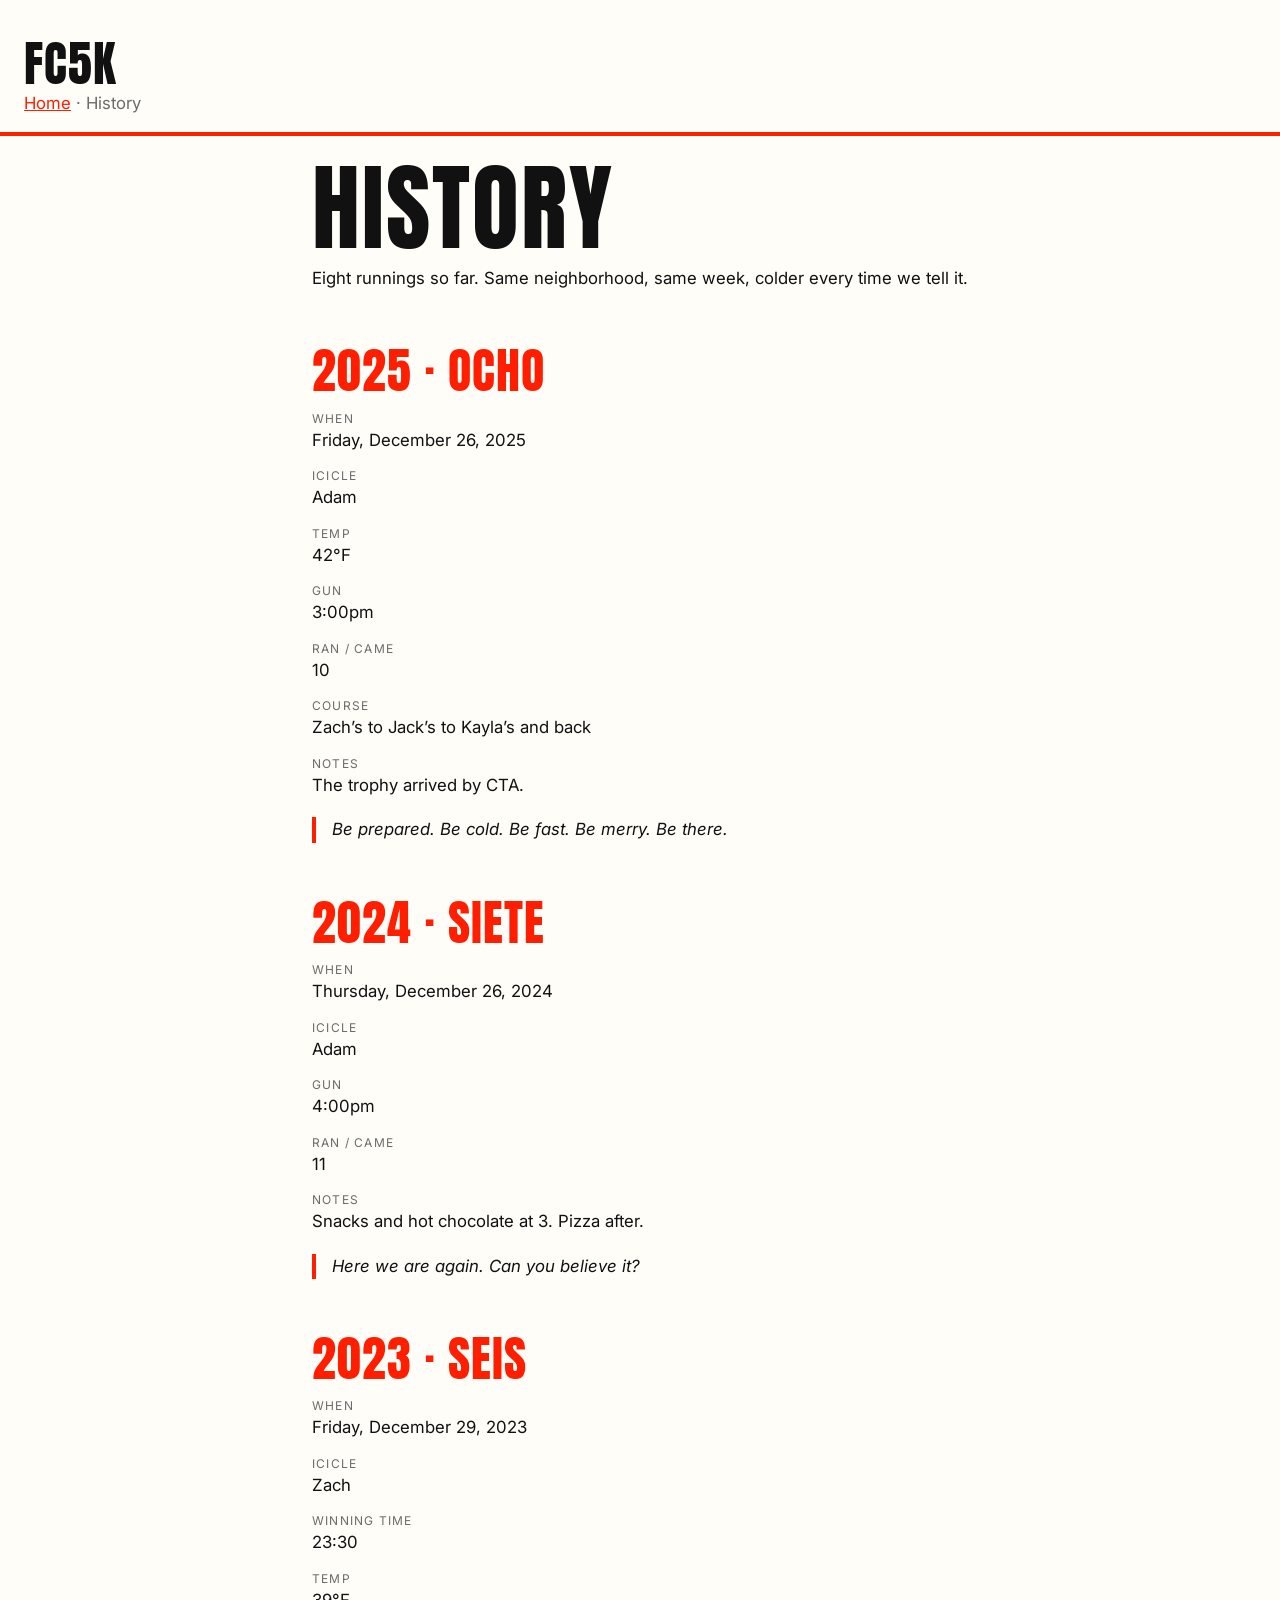
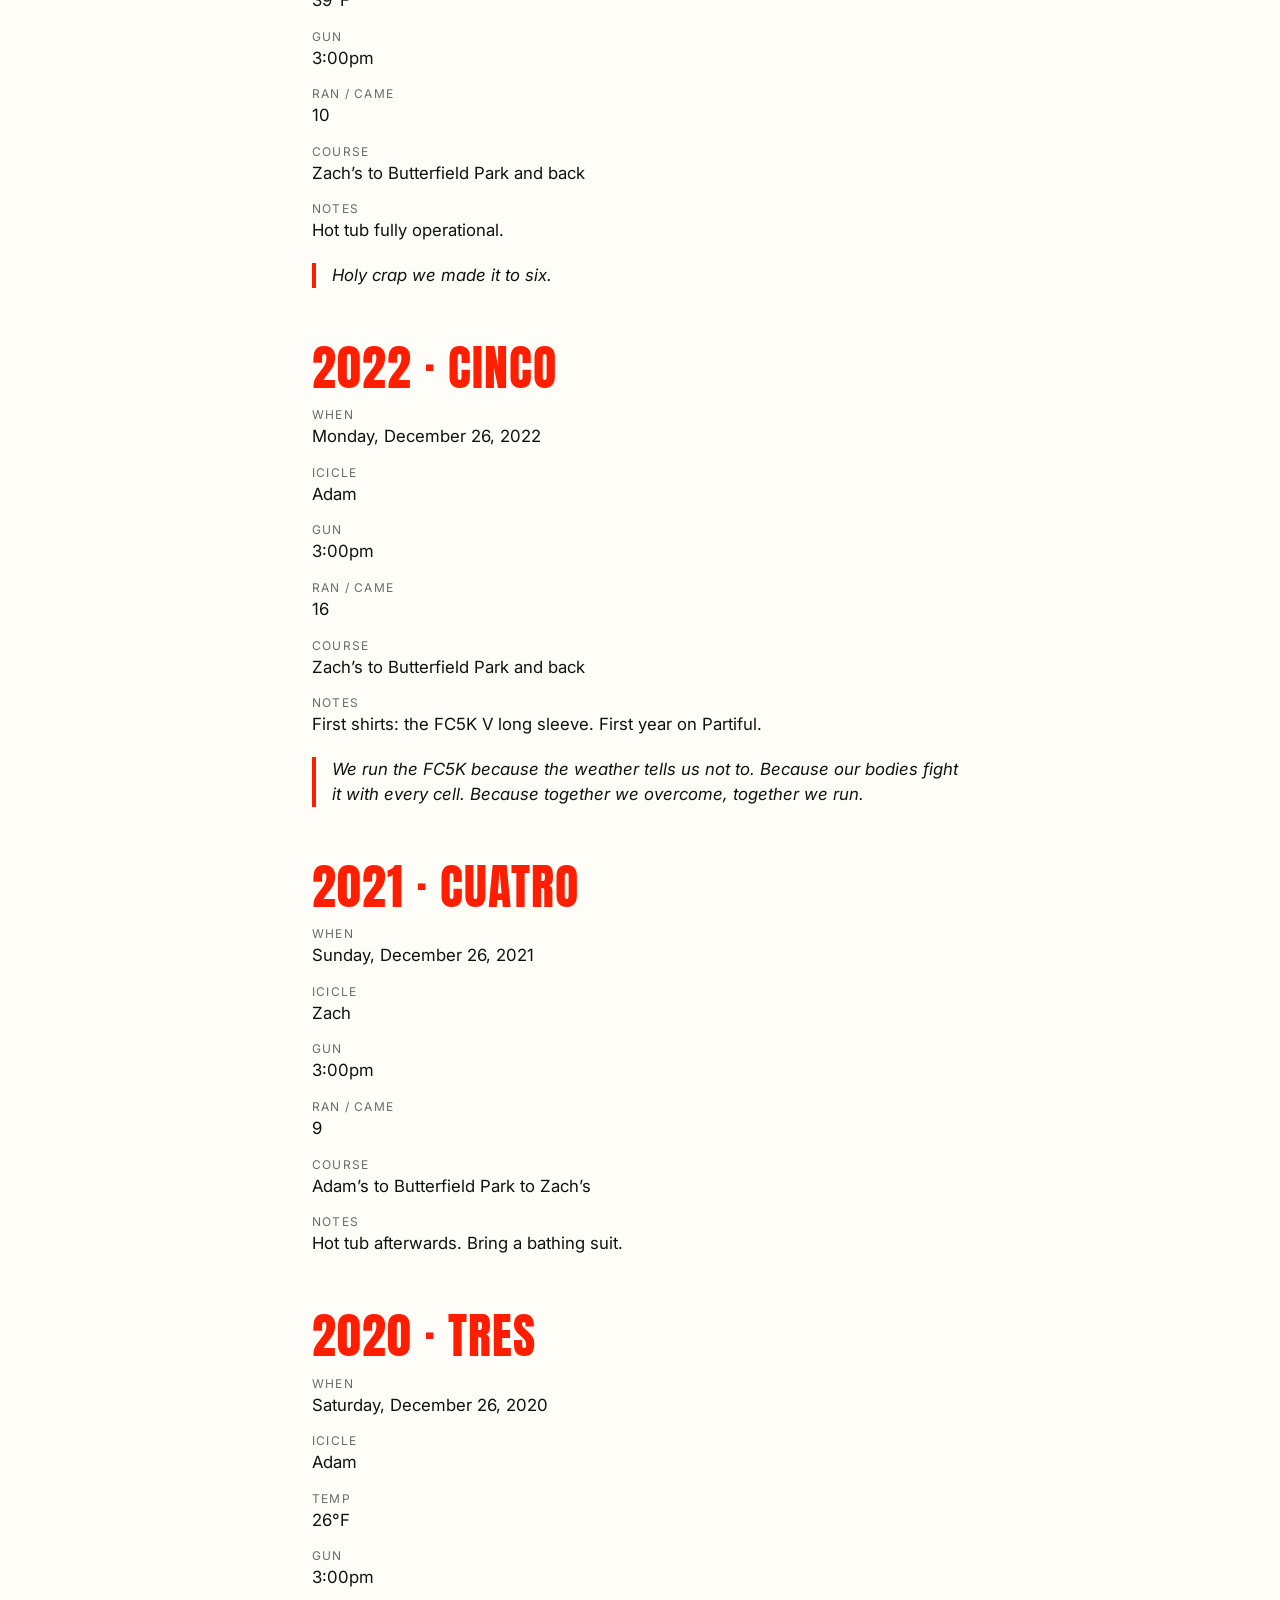
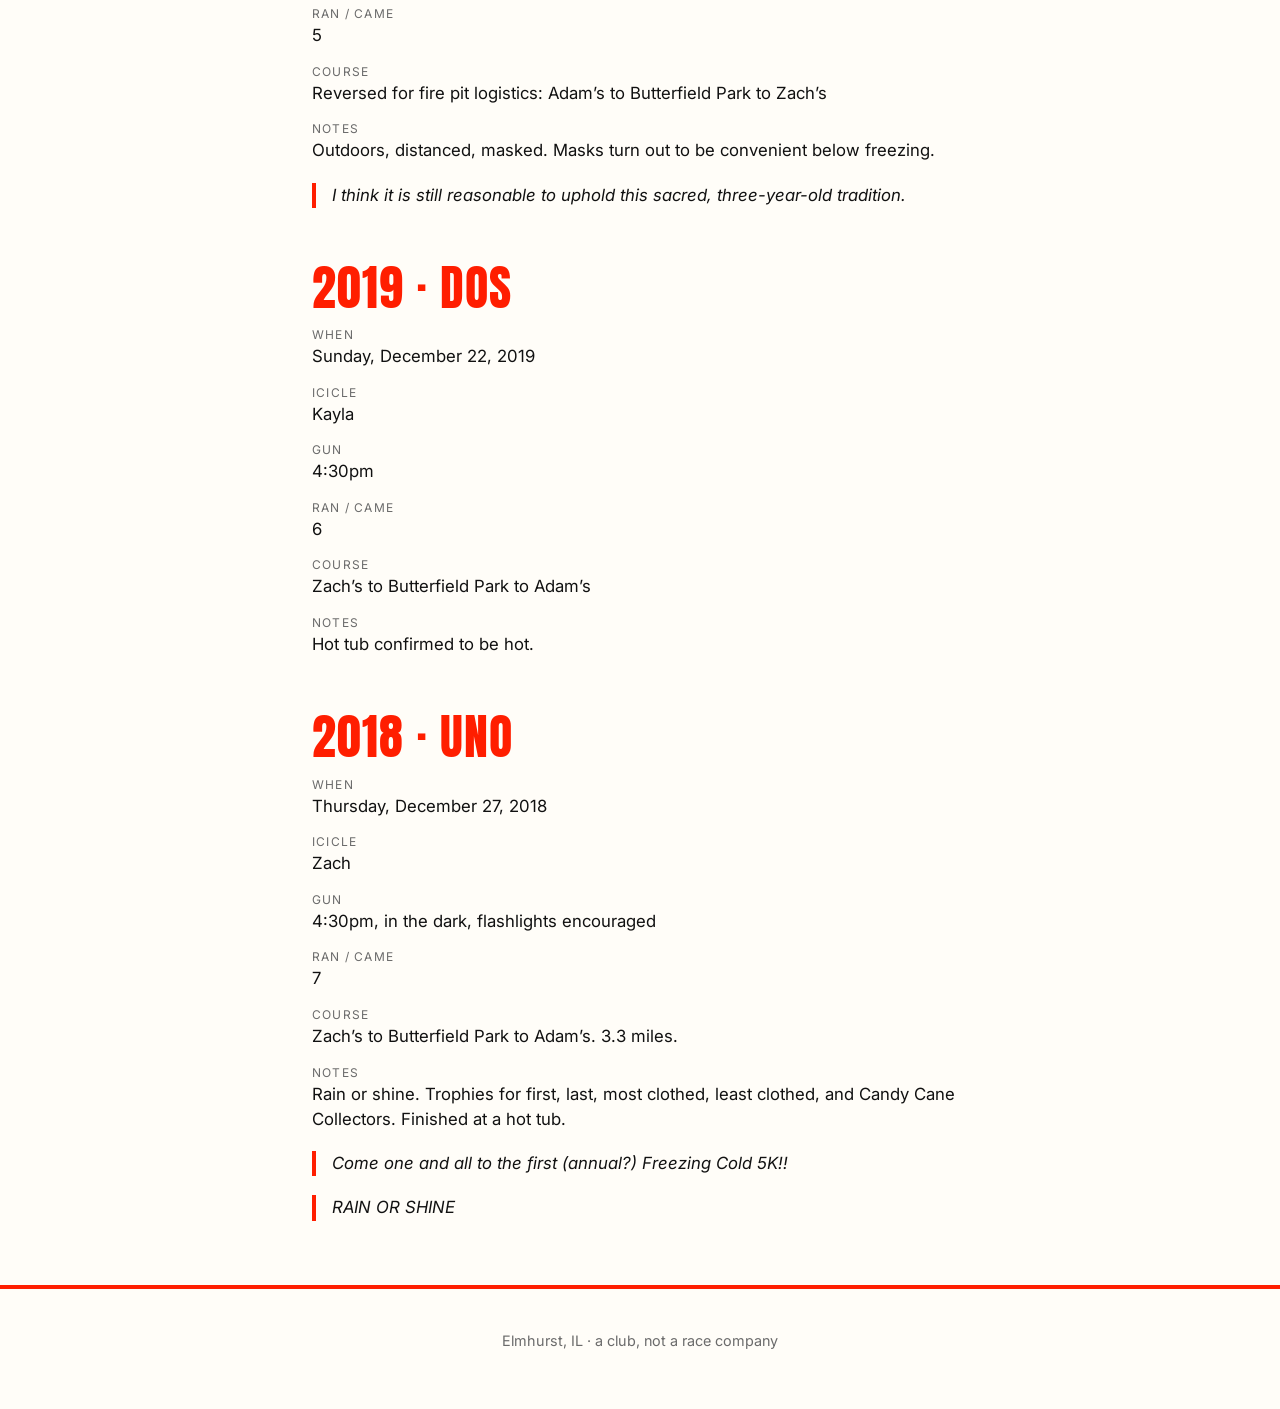
<file: history.html>
<!DOCTYPE html>
<html lang="en"><head><meta charset="utf-8">
<meta name="viewport" content="width=device-width, initial-scale=1">
<title>FC5K — History</title>
<link rel="stylesheet" href="style.css">
</head><body>
<header class="mast"><p class="mark">FC5K</p><p class="edition"><a href="index.html">Home</a> · History</p></header>
<main class="">
<section><h1>History</h1><p>Eight runnings so far. Same neighborhood, same week, colder every time we tell it.</p></section>
<section id="y2025"><h2>2025 · Ocho</h2><dl>
<dt>When</dt><dd>Friday, December 26, 2025</dd>
<dt>Icicle</dt><dd>Adam</dd>
<dt>Temp</dt><dd>42°F</dd>
<dt>Gun</dt><dd>3:00pm</dd>
<dt>Ran / came</dt><dd>10</dd>
<dt>Course</dt><dd>Zach’s to Jack’s to Kayla’s and back</dd>
<dt>Notes</dt><dd>The trophy arrived by CTA.</dd>
</dl>
<blockquote>Be prepared. Be cold. Be fast. Be merry. Be there.</blockquote>
</section>
<section id="y2024"><h2>2024 · Siete</h2><dl>
<dt>When</dt><dd>Thursday, December 26, 2024</dd>
<dt>Icicle</dt><dd>Adam</dd>
<dt>Gun</dt><dd>4:00pm</dd>
<dt>Ran / came</dt><dd>11</dd>
<dt>Notes</dt><dd>Snacks and hot chocolate at 3. Pizza after.</dd>
</dl>
<blockquote>Here we are again. Can you believe it?</blockquote>
</section>
<section id="y2023"><h2>2023 · Seis</h2><dl>
<dt>When</dt><dd>Friday, December 29, 2023</dd>
<dt>Icicle</dt><dd>Zach</dd>
<dt>Winning time</dt><dd>23:30</dd>
<dt>Temp</dt><dd>39°F</dd>
<dt>Gun</dt><dd>3:00pm</dd>
<dt>Ran / came</dt><dd>10</dd>
<dt>Course</dt><dd>Zach’s to Butterfield Park and back</dd>
<dt>Notes</dt><dd>Hot tub fully operational.</dd>
</dl>
<blockquote>Holy crap we made it to six.</blockquote>
</section>
<section id="y2022"><h2>2022 · Cinco</h2><dl>
<dt>When</dt><dd>Monday, December 26, 2022</dd>
<dt>Icicle</dt><dd>Adam</dd>
<dt>Gun</dt><dd>3:00pm</dd>
<dt>Ran / came</dt><dd>16</dd>
<dt>Course</dt><dd>Zach’s to Butterfield Park and back</dd>
<dt>Notes</dt><dd>First shirts: the FC5K V long sleeve. First year on Partiful.</dd>
</dl>
<blockquote>We run the FC5K because the weather tells us not to. Because our bodies fight it with every cell. Because together we overcome, together we run.</blockquote>
</section>
<section id="y2021"><h2>2021 · Cuatro</h2><dl>
<dt>When</dt><dd>Sunday, December 26, 2021</dd>
<dt>Icicle</dt><dd>Zach</dd>
<dt>Gun</dt><dd>3:00pm</dd>
<dt>Ran / came</dt><dd>9</dd>
<dt>Course</dt><dd>Adam’s to Butterfield Park to Zach’s</dd>
<dt>Notes</dt><dd>Hot tub afterwards. Bring a bathing suit.</dd>
</dl>
</section>
<section id="y2020"><h2>2020 · Tres</h2><dl>
<dt>When</dt><dd>Saturday, December 26, 2020</dd>
<dt>Icicle</dt><dd>Adam</dd>
<dt>Temp</dt><dd>26°F</dd>
<dt>Gun</dt><dd>3:00pm</dd>
<dt>Ran / came</dt><dd>5</dd>
<dt>Course</dt><dd>Reversed for fire pit logistics: Adam’s to Butterfield Park to Zach’s</dd>
<dt>Notes</dt><dd>Outdoors, distanced, masked. Masks turn out to be convenient below freezing.</dd>
</dl>
<blockquote>I think it is still reasonable to uphold this sacred, three-year-old tradition.</blockquote>
</section>
<section id="y2019"><h2>2019 · Dos</h2><dl>
<dt>When</dt><dd>Sunday, December 22, 2019</dd>
<dt>Icicle</dt><dd>Kayla</dd>
<dt>Gun</dt><dd>4:30pm</dd>
<dt>Ran / came</dt><dd>6</dd>
<dt>Course</dt><dd>Zach’s to Butterfield Park to Adam’s</dd>
<dt>Notes</dt><dd>Hot tub confirmed to be hot.</dd>
</dl>
</section>
<section id="y2018"><h2>2018 · Uno</h2><dl>
<dt>When</dt><dd>Thursday, December 27, 2018</dd>
<dt>Icicle</dt><dd>Zach</dd>
<dt>Gun</dt><dd>4:30pm, in the dark, flashlights encouraged</dd>
<dt>Ran / came</dt><dd>7</dd>
<dt>Course</dt><dd>Zach’s to Butterfield Park to Adam’s. 3.3 miles.</dd>
<dt>Notes</dt><dd>Rain or shine. Trophies for first, last, most clothed, least clothed, and Candy Cane Collectors. Finished at a hot tub.</dd>
</dl>
<blockquote>Come one and all to the first (annual?) Freezing Cold 5K!!</blockquote>
<blockquote>RAIN OR SHINE</blockquote>
</section>
</main>
<footer><p>Elmhurst, IL · a club, not a race company</p></footer>
</body></html>
</file>
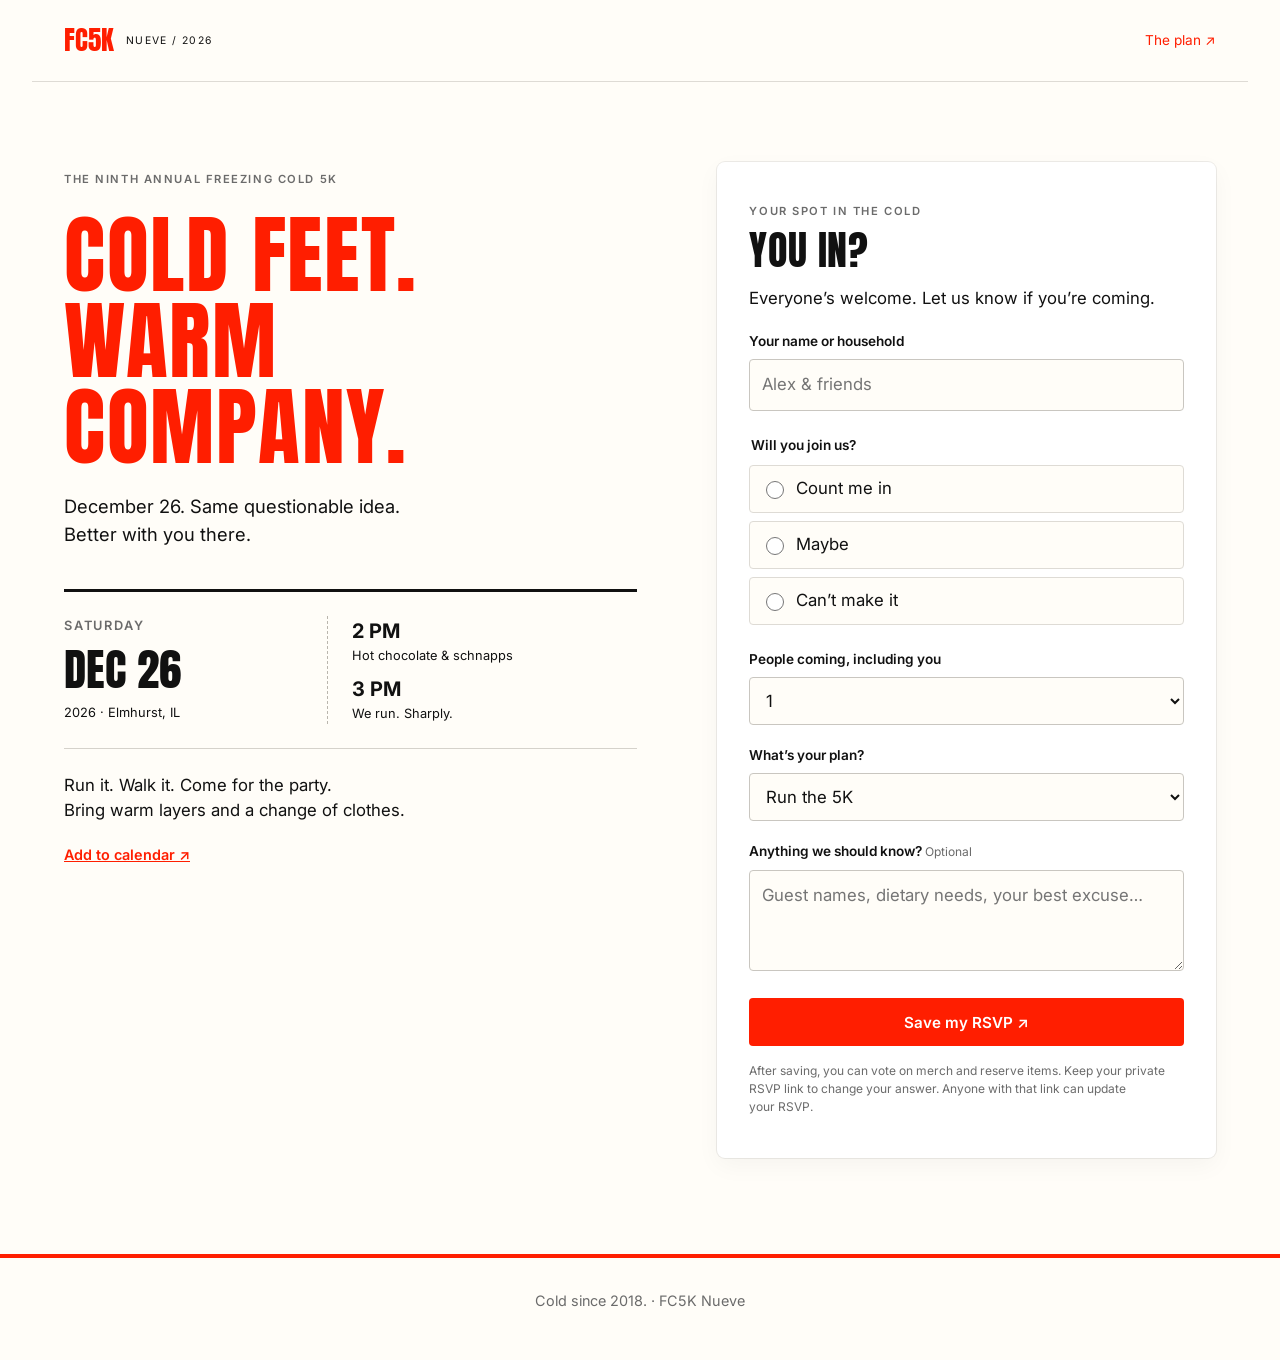
<file: rsvp.html>
<!doctype html>
<html lang="en"><head><meta charset="utf-8"><meta name="viewport" content="width=device-width,initial-scale=1"><meta name="robots" content="noindex"><meta name="referrer" content="no-referrer"><title>Your invite · FC5K Nueve</title><link rel="icon" href="logo.svg"><link rel="stylesheet" href="style.css?v=7"><script src="assets/rsvp.js" defer></script><script src="assets/merch.js" defer></script></head>
<body><nav class="topnav" aria-label="Main"><a class="wordmark" href="/">FC5K <span>NUEVE / 2026</span></a><a href="/">The plan ↗</a></nav>
<main class="invite-layout"><section class="invite-intro"><p class="eyebrow">The ninth annual Freezing Cold 5K</p><h1>Cold feet.<br>Warm company.</h1><p class="lead">December 26. Same questionable idea.<br>Better with you there.</p><div class="event-ticket"><div><span class="eyebrow">Saturday</span><strong>DEC 26</strong><span>2026 · Elmhurst, IL</span></div><div><b>2 PM</b><span>Hot chocolate &amp; schnapps</span><b>3 PM</b><span>We run. Sharply.</span></div></div><p>Run it. Walk it. Come for the party.<br>Bring warm layers and a change of clothes.</p><a class="text-link" href="event.ics" download>Add to calendar ↗</a></section>
<section class="form-card" aria-labelledby="invite-title"><p class="eyebrow">Your spot in the cold</p><h2 id="invite-title">You in?</h2><p id="invite-state" role="status" aria-live="polite">Opening your invitation…</p>
<form id="rsvp-form" hidden><div id="public-name" hidden><label for="rsvp-name">Your name or household</label><input id="rsvp-name" name="name" maxlength="120" autocomplete="name" placeholder="Alex & friends"></div><fieldset><legend>Will you join us?</legend><div class="choices"><label><input type="radio" name="status" value="yes" required> Count me in</label><label><input type="radio" name="status" value="maybe"> Maybe</label><label><input type="radio" name="status" value="no"> Can’t make it</label></div></fieldset>
<div id="attendance"><label for="party-size">People coming, including you</label><select id="party-size" name="party_size"></select><label for="activity">What’s your plan?</label><select id="activity" name="activity"><option value="run">Run the 5K</option><option value="walk">Walk the course</option><option value="party">Come for the party</option></select></div>
<label for="notes">Anything we should know? <span class="optional">Optional</span></label><textarea id="notes" name="notes" rows="3" maxlength="1000" placeholder="Guest names, dietary needs, your best excuse…"></textarea><button class="button" type="submit">Save my RSVP ↗</button><p class="fine">After saving, you can vote on merch and reserve items. Keep your private RSVP link to change your answer. Anyone with that link can update your RSVP.</p></form>
<div id="saved" hidden><div class="success-mark" aria-hidden="true">✓</div><h3>You’re on the list.</h3><p id="saved-summary"></p><label for="edit-link">Your private RSVP link</label><input id="edit-link" readonly><p class="fine">Save this link to change your answer later, including on another device.</p><button type="button" class="small-button" id="copy-link">Copy my link</button><button type="button" class="button secondary" id="edit-rsvp">Change my RSVP</button></div></section></main><section id="merch-panel" class="form-card merch-panel" hidden aria-labelledby="merch-title"><p class="eyebrow">Help pick this year’s merch</p><h2 id="merch-title">What would you wear?</h2><p>Vote for your favorite. Designs, prices, and availability are still being worked out.</p><form id="merch-form"><label for="merch-favorite">Your first choice</label><select id="merch-favorite" name="favorite" required></select><label for="merch-budget">Comfortable budget per item</label><select id="merch-budget" name="budget"></select><h3>Want to reserve something?</h3><p class="fine">Optional, unpaid, and nonbinding. This helps us plan quantities—it is not a confirmed order. We’ll ask you to confirm the final item and price before any purchase. Sizes are provisional until a supplier is chosen.</p><div id="merch-items"></div><button id="add-merch" type="button" class="small-button">Add an item</button><label for="merch-email">Email for merch follow-up <span class="optional">Required only for reservations</span></label><input id="merch-email" name="email" type="email" maxlength="254" autocomplete="email"><p class="fine">Hosts only. Used to follow up about your merch choices.</p><button type="submit" class="button">Save merch choices ↗</button><p class="fine">Use your private RSVP link to edit. Remove items and save to cancel reservations.</p></form><p id="merch-state" role="status" aria-live="polite"></p></section><footer>Cold since 2018. · FC5K Nueve</footer></body></html>
</file>
<file: style.css>
@import url('https://fonts.googleapis.com/css2?family=Anton&family=Inter:wght@400;600&display=swap');

:root {
  --red: #ff1e00;
  --ink: #111;
  --paper: #fffdf8;
  --mute: #6b6b6b;
  --ice: #cfe9f2;
  --bg: var(--paper);
}

* { box-sizing: border-box; }
html, body { margin: 0; padding: 0; }
body {
  background: var(--bg);
  color: var(--ink);
  font-family: Inter, -apple-system, Helvetica, Arial, sans-serif;
  line-height: 1.5;
  font-size: 1.05rem;
  overflow-x: hidden;
}
a { color: var(--red); }

h1, h2, h3, .mark, .big {
  font-family: Anton, Impact, "Arial Narrow", sans-serif;
  font-weight: 400;
  letter-spacing: 0.02em;
  text-transform: uppercase;
  line-height: 1;
  margin: 0;
}
h1 { font-size: clamp(2.6rem, 9vw, 6rem); }
h2 { font-size: clamp(1.8rem, 5vw, 3rem); color: var(--red); margin-top: 3.5rem; }
h3 { font-size: 1.2rem; margin-top: 1.5rem; }
p { margin: 0.6rem 0; }

/* header used by history + admin */
.mast { padding: 2.5rem 1.5rem 1rem; border-bottom: 4px solid var(--red); }
.mark { font-size: 3rem; }
.edition { color: var(--mute); margin: 0.2rem 0 0; }

main { max-width: 44rem; margin: 0 auto; padding: 1.5rem 1.5rem 4rem; }
main.wide { max-width: 64rem; }

/* hero */
.hero {
  text-align: center;
  padding: 3rem 1.5rem 2rem;
  position: relative;
}
.hero .logo { width: min(62vw, 300px); height: auto; display: block; margin: 0 auto; }
.hero .logo .ring { font-family: Anton, Impact, sans-serif; font-size: 30px; letter-spacing: 0.06em; fill: var(--ink); }
.hero h1 { margin-top: 1rem; color: var(--red); }
.hero .sub { font-size: 1.15rem; margin-top: 0.4rem; }
.cta {
  display: inline-block;
  margin-top: 1.5rem;
  background: var(--red);
  color: #fff;
  text-decoration: none;
  font-family: Anton, Impact, sans-serif;
  font-size: 1.3rem;
  letter-spacing: 0.06em;
  padding: 0.7rem 1.6rem;
  text-transform: uppercase;
  transform: rotate(-2deg);
  transition: transform 120ms ease;
}



dl { margin: 0; }
dt { color: var(--mute); font-size: 0.75rem; text-transform: uppercase; letter-spacing: 0.1em; margin-top: 0.9rem; }
dd { margin: 0; }

table { width: 100%; border-collapse: collapse; font-size: 0.95rem; }
th, td { text-align: left; padding: 0.45rem 0.5rem 0.45rem 0; border-bottom: 1px solid #ddd; vertical-align: top; }
th { color: var(--mute); font-weight: 600; font-size: 0.75rem; text-transform: uppercase; letter-spacing: 0.08em; }
td.icicle { font-family: Anton, Impact, sans-serif; font-size: 1.15rem; }




blockquote { margin: 1.2rem 0 0; padding-left: 1rem; border-left: 4px solid var(--red); font-style: italic; }



.grid { display: grid; grid-template-columns: repeat(auto-fill, minmax(9rem, 1fr)); gap: 0.5rem; margin-top: 1rem; }
.grid img { width: 100%; aspect-ratio: 1; object-fit: cover; display: block; }
.warn { color: #b3541e; border: 1px solid #b3541e; padding: 0.5rem 0.75rem; }
nav { margin: 1rem 0; }
pre { white-space: pre-wrap; font-size: 0.85rem; color: var(--mute); }

footer { text-align: center; padding: 2rem 1.5rem 3rem; color: var(--mute); font-size: 0.9rem; border-top: 4px solid var(--red); }


.count { color: var(--mute); margin-top: 1rem; }
ul { padding-left: 1.2rem; }

.mapwrap { position: relative; margin-top: 1.2rem; padding: 10px; background: linear-gradient(135deg, #f4fbfd, #a9d3e0 30%, #ffffff 50%, #bfe3ee 70%, #eaf6fb); box-shadow: 0 0 0 1px #8fc1cf, 0 6px 24px rgba(120, 180, 200, 0.35); }
.mapwrap::after { content: ""; position: absolute; inset: 10px; pointer-events: none; z-index: 500; box-shadow: inset 0 0 28px 6px rgba(226, 244, 250, 0.95); }
.map { width: 100%; height: 62vh; min-height: 340px; max-height: 620px; }
.mapbar { display: flex; gap: 0.5rem; align-items: center; padding: 0.5rem 0 0; font-size: 0.85rem; color: #35606e; }
.mapwrap.full .mapbar { padding: 0.5rem; background: #fff; }
.mapbar button { font: 600 0.85rem Inter, sans-serif; background: var(--ink); color: #fff; border: 0; padding: 0.45rem 0.8rem; cursor: pointer; }
.mapbar button:hover { background: var(--red); }
.mapwrap.full { position: fixed; inset: 0; z-index: 1000; margin: 0; padding: 0; display: flex; flex-direction: column; }
.mapwrap.full::after { inset: 0; }
.mapwrap.full .map { flex: 1; height: auto; max-height: none; }
body.noscroll { overflow: hidden; }
.pin { background: var(--ink); color: #fff; font: 700 11px/22px Inter, sans-serif; text-align: center; border-radius: 4px; }
.cues { padding-left: 1.4rem; margin: 1rem 0 0; }
.cues li { margin: 0.4rem 0; }
.km { background: var(--ink); color: #fff; border-radius: 50%; font: 700 11px/26px Inter, sans-serif; text-align: center; }
.leaflet-container { font-family: inherit; }
@media (max-width: 600px) {
  body { font-size: 1rem; }
  .hero { padding: 2rem 1rem 1rem; }
  .hero .logo { width: min(70vw, 260px); }
  main { padding: 1rem 1rem 3rem; }
  h2 { margin-top: 2.5rem; }
  table { font-size: 0.9rem; }
  td.icicle { font-size: 1.05rem; }
  .charter p { font-size: 2rem; }
}

/* Invitations and host desk */
[hidden] { display: none !important; }
body { -webkit-font-smoothing: antialiased; }
h1, h2, h3 { text-wrap: balance; }
p { text-wrap: pretty; }
.topnav { max-width: 76rem; margin: auto; padding: 1.25rem 2rem; display: flex; justify-content: space-between; align-items: center; gap: 1rem; border-bottom: 1px solid #dedbd5; font-size: .85rem; }
.topnav a { text-decoration: none; min-height: 40px; display: inline-flex; align-items: center; }
.wordmark { font-family: Anton, Impact, sans-serif; font-size: 1.7rem; gap: .75rem; }
.wordmark span { font-family: Inter, sans-serif; font-size: .65rem; letter-spacing: .13em; color: var(--ink); }
.eyebrow { font-size: .7rem; font-weight: 600; letter-spacing: .14em; text-transform: uppercase; color: var(--mute); }
.hero-actions { display: flex; justify-content: center; align-items: center; gap: 1.5rem; flex-wrap: wrap; margin: 1.5rem 0; }
.button { display: inline-flex; align-items: center; justify-content: center; min-height: 48px; padding: .8rem 1.2rem; border: 0; border-radius: 4px; background: var(--red); color: white; font: 600 .95rem Inter, sans-serif; cursor: pointer; text-decoration: none; transition: background-color 150ms ease, transform 150ms ease; }
.button:hover { background: #cb1800; }
.button:active, .small-button:active { transform: scale(.96); }
.button:disabled { opacity: .55; cursor: wait; }
.button.secondary { background: var(--ink); }
.text-link { display: inline-flex; align-items: center; min-height: 44px; font-size: .9rem; font-weight: 600; }
.invite-layout { max-width: 76rem; display: grid; grid-template-columns: 1.15fr 1fr; gap: 5rem; padding: 5rem 2rem 6rem; align-items: start; }
.invite-intro h1 { color: var(--red); font-size: clamp(3.5rem, 6.7vw, 6.6rem); margin: 1.5rem 0; }
.lead { font-size: 1.15rem; }
.event-ticket { display: grid; grid-template-columns: 1fr 1.3fr; margin: 2.5rem 0 1.5rem; border-top: 3px solid var(--ink); border-bottom: 1px solid #d5d2cb; padding: 1.5rem 0; gap: 1.5rem; }
.event-ticket > div { display: flex; flex-direction: column; }
.event-ticket > div + div { padding-left: 1.5rem; border-left: 1px dashed #bab6ae; }
.event-ticket strong { font: 2.8rem Anton, Impact, sans-serif; }
.event-ticket span { font-size: .8rem; }
.event-ticket b { font-size: 1.25rem; }
.event-ticket b:not(:first-child) { margin-top: .6rem; }
.form-card { padding: 2rem; background: white; border-radius: 8px; box-shadow: 0 0 0 1px rgba(0,0,0,.07), 0 8px 24px rgba(0,0,0,.04); }
.form-card h2 { margin: .5rem 0 1rem; color: var(--ink); font-size: 2.5rem; }
.form-card label:not(.choices label), .guest-section > label { display: block; font-weight: 600; font-size: .85rem; margin: 1.25rem 0 .5rem; }
input, select, textarea { font: inherit; color: inherit; max-width: 100%; }
input:not([type=radio]), select, textarea { width: 100%; border: 1px solid #c9c6c0; background: var(--paper); border-radius: 4px; padding: .75rem; min-height: 46px; }
textarea { resize: vertical; }
fieldset { padding: 0; border: 0; margin: 1.5rem 0; min-width: 0; }
legend { font-weight: 600; font-size: .85rem; margin-bottom: .6rem; }
.choices { display: flex; flex-direction: column; gap: .5rem; }
.choices label { display: flex; align-items: center; gap: .6rem; min-height: 48px; border-radius: 4px; padding: .65rem; background: var(--paper); border: 1px solid #dedbd5; cursor: pointer; }
.choices label:has(input:checked) { border-color: var(--red); background: #fff0e9; }
input[type=radio] { accent-color: var(--red); width: 18px; height: 18px; }
.form-card .button { width: 100%; margin-top: 1.25rem; }
.optional, .fine { font-weight: 400; color: var(--mute); font-size: .75rem; }
.fine { margin-top: 1rem; }
:focus-visible { outline: 3px solid #007fa3; outline-offset: 4px; }
.success-mark { font-size: 3rem; color: #27653f; margin-top: 1rem; }
.login-card { max-width: 30rem; margin: 2rem 0; }
.host-toolbar { display: flex; justify-content: space-between; align-items: center; gap: 1rem; margin: 1.5rem 0; }
.small-button { min-height: 40px; font: 600 .8rem Inter, sans-serif; border: 1px solid #c9c6c0; padding: .5rem .8rem; border-radius: 4px; background: white; cursor: pointer; transition: transform 150ms ease; }
.stats { display: grid; grid-template-columns: repeat(4, 1fr); gap: 1rem; margin: 2rem 0; }
.stat { border-top: 3px solid var(--red); padding: 1rem 0; }
.stat strong { display: block; font: 3rem Anton, Impact, sans-serif; font-variant-numeric: tabular-nums; }
.stat span { color: var(--mute); font-size: .8rem; }
.host-grid { display: grid; grid-template-columns: 1fr 1fr; gap: 1.5rem; }
.share-card { background: var(--ice); }
.guest-section h2 { margin: 2rem 0 1rem; }
.guest-section select { max-width: 18rem; }
.guest-row { display: flex; align-items: center; justify-content: space-between; gap: 1rem; border-bottom: 1px solid #dedbd5; padding: 1.5rem 0; }
.guest-row h3 { margin: 0; font-family: Inter, sans-serif; text-transform: none; font-weight: 600; font-size: 1rem; }
.guest-details { min-width: 0; overflow-wrap: anywhere; }
.guest-row button { flex-shrink: 0; }
.guest-notes { white-space: pre-wrap; font-size: .85rem; color: var(--mute); }
.response { font-size: .85rem; }
.response.yes { color: #27653f; }
.response.maybe { color: #906000; }
.empty-state { padding: 2rem 0; color: var(--mute); }
.count { font-variant-numeric: tabular-nums; }
@media (max-width: 800px) { .invite-layout { grid-template-columns: 1fr; gap: 2.5rem; padding: 2.5rem 1.25rem 4rem; max-width: 40rem; } .host-grid { grid-template-columns: 1fr; } .topnav { padding: 1rem 1.25rem; } }
@media (max-width: 480px) { .form-card { padding: 1.25rem; } .stats { grid-template-columns: repeat(2, 1fr); } .guest-row { align-items: flex-start; flex-direction: column; } .event-ticket { gap: 1rem; } .wordmark span { font-size: .6rem; } }
@media (prefers-reduced-motion: reduce) { *, *::before, *::after { scroll-behavior: auto !important; transition: none !important; } }

/* Optional merch poll and unpaid reservations */
.merch-panel { max-width: 46rem; margin: 0 auto 3rem; }
.merch-item { display:grid; grid-template-columns:2fr 1fr 1fr auto; gap:.5rem; align-items:center; margin-bottom:.75rem; }
.merch-item select,.merch-item input { min-width:0; margin:0; }
.merch-item button { min-height:44px; }
.merch-panel h3 { margin-top:2rem; }
.merch-panel #add-merch { margin-bottom:1rem; }
.merch-table-wrap { overflow-x:auto; }
.merch-table { width:100%; border-collapse:collapse; text-align:left; font-size:.85rem; }
.merch-table th,.merch-table td { padding:.75rem; border-bottom:1px solid #ddd; vertical-align:top; }
@media(max-width:700px) { .merch-panel { margin:0 1rem 2rem; } .merch-item { grid-template-columns:2fr 1fr; } }
</file>
